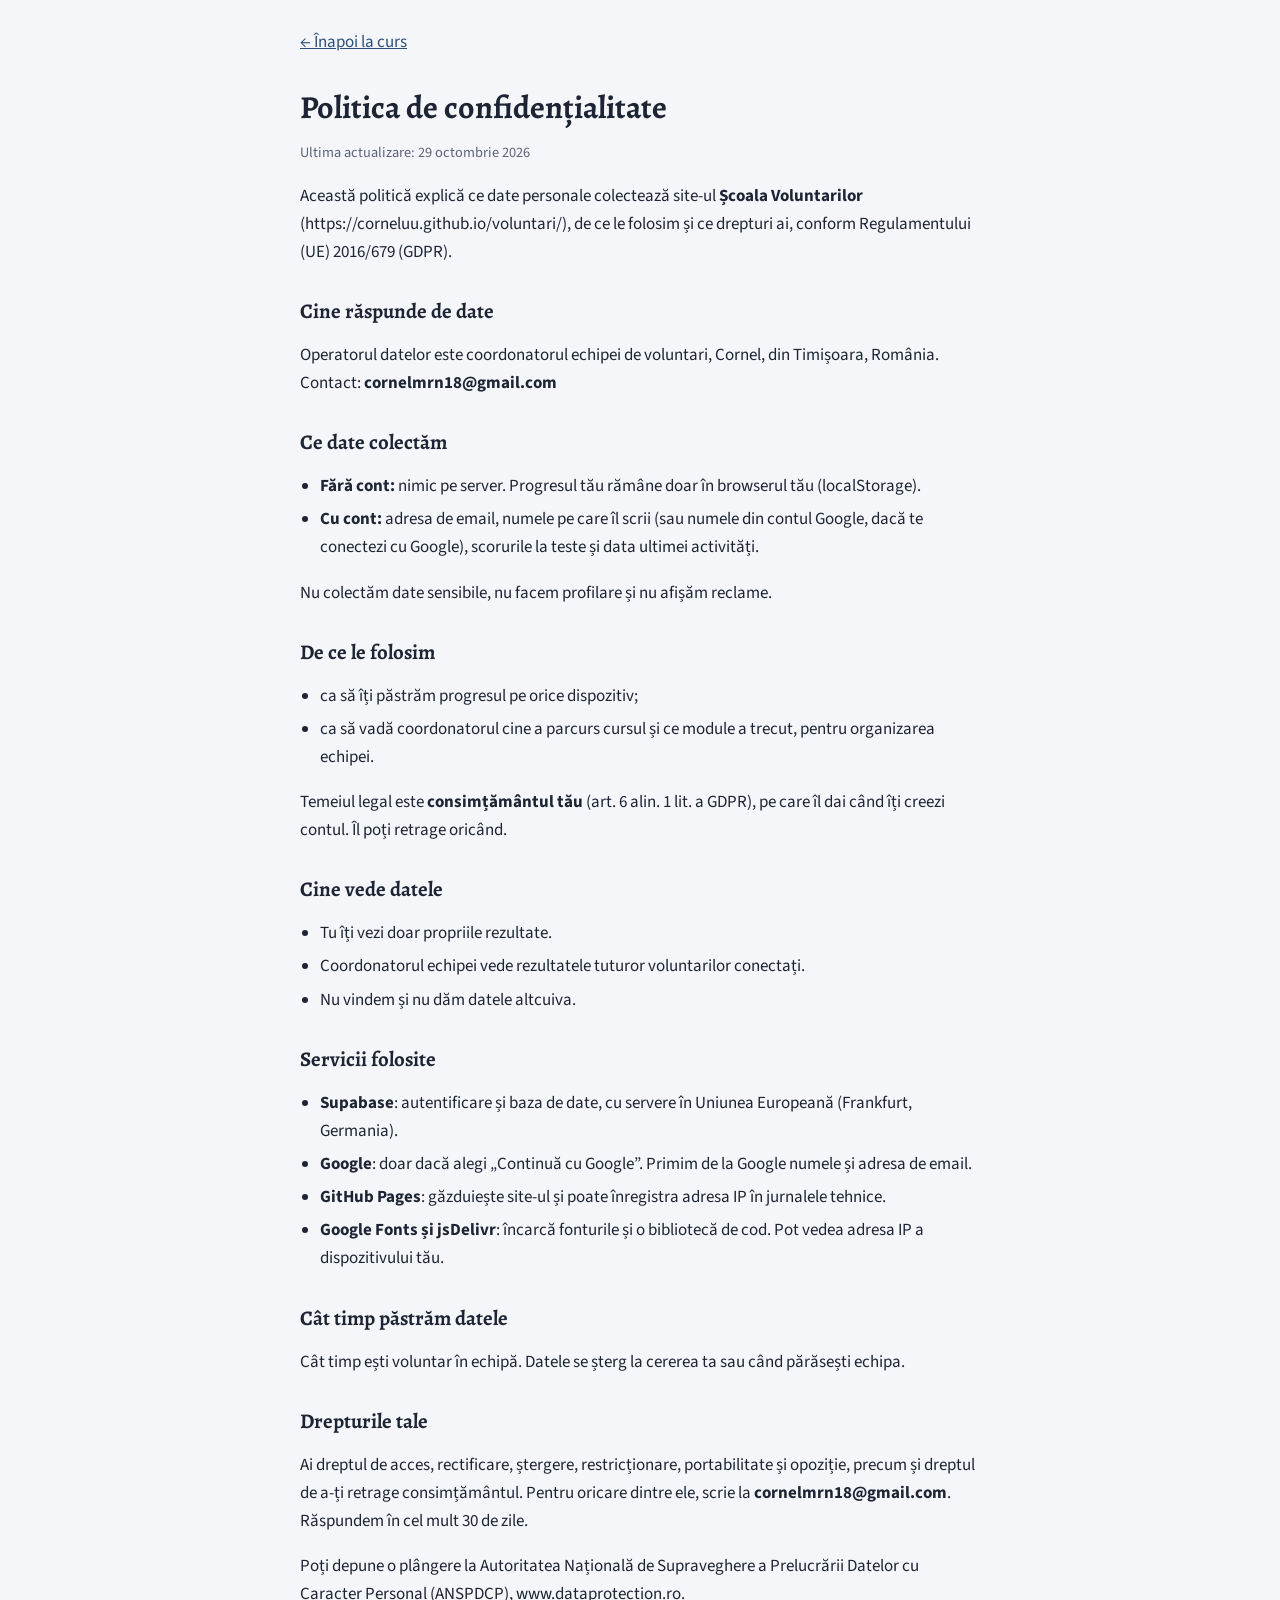
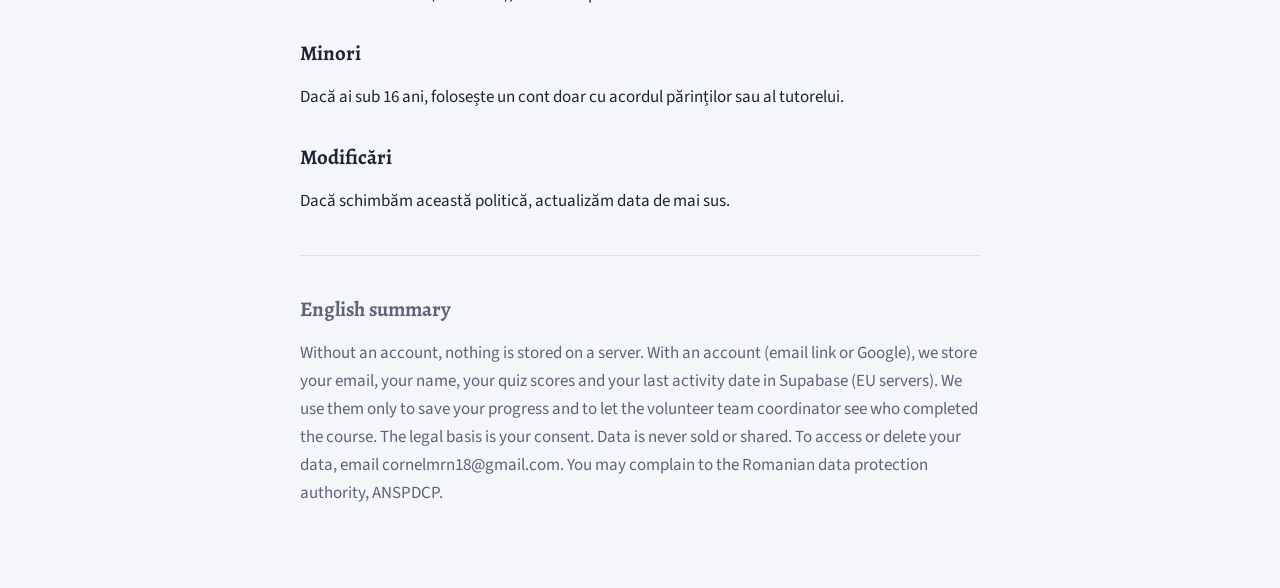
<file: privacy/index.html>
<!doctype html>
<html lang="ro">
<head>
<meta charset="utf-8">
<meta name="viewport" content="width=device-width,initial-scale=1,viewport-fit=cover">
<title>Politica de confidențialitate · Școala Voluntarilor</title>
<link rel="stylesheet" href="https://fonts.googleapis.com/css2?family=Alegreya:wght@500;700&family=Source+Sans+3:wght@400;600;700&display=swap">
<link rel="stylesheet" href="../legal.css">
</head>
<body>
<main class="wrap">
<a href="../">← Înapoi la curs</a>
<h1>Politica de confidențialitate</h1>
<p class="small">Ultima actualizare: 29 octombrie 2026</p>

<p>Această politică explică ce date personale colectează site-ul <b>Școala Voluntarilor</b> (https://corneluu.github.io/voluntari/), de ce le folosim și ce drepturi ai, conform Regulamentului (UE) 2016/679 (GDPR).</p>

<h2>Cine răspunde de date</h2>
<p>Operatorul datelor este coordonatorul echipei de voluntari, Cornel, din Timișoara, România. Contact: <b>cornelmrn18@gmail.com</b></p>

<h2>Ce date colectăm</h2>
<ul>
<li><b>Fără cont:</b> nimic pe server. Progresul tău rămâne doar în browserul tău (localStorage).</li>
<li><b>Cu cont:</b> adresa de email, numele pe care îl scrii (sau numele din contul Google, dacă te conectezi cu Google), scorurile la teste și data ultimei activități.</li>
</ul>
<p>Nu colectăm date sensibile, nu facem profilare și nu afișăm reclame.</p>

<h2>De ce le folosim</h2>
<ul>
<li>ca să îți păstrăm progresul pe orice dispozitiv;</li>
<li>ca să vadă coordonatorul cine a parcurs cursul și ce module a trecut, pentru organizarea echipei.</li>
</ul>
<p>Temeiul legal este <b>consimțământul tău</b> (art. 6 alin. 1 lit. a GDPR), pe care îl dai când îți creezi contul. Îl poți retrage oricând.</p>

<h2>Cine vede datele</h2>
<ul>
<li>Tu îți vezi doar propriile rezultate.</li>
<li>Coordonatorul echipei vede rezultatele tuturor voluntarilor conectați.</li>
<li>Nu vindem și nu dăm datele altcuiva.</li>
</ul>

<h2>Servicii folosite</h2>
<ul>
<li><b>Supabase</b>: autentificare și baza de date, cu servere în Uniunea Europeană (Frankfurt, Germania).</li>
<li><b>Google</b>: doar dacă alegi „Continuă cu Google”. Primim de la Google numele și adresa de email.</li>
<li><b>GitHub Pages</b>: găzduiește site-ul și poate înregistra adresa IP în jurnalele tehnice.</li>
<li><b>Google Fonts și jsDelivr</b>: încarcă fonturile și o bibliotecă de cod. Pot vedea adresa IP a dispozitivului tău.</li>
</ul>

<h2>Cât timp păstrăm datele</h2>
<p>Cât timp ești voluntar în echipă. Datele se șterg la cererea ta sau când părăsești echipa.</p>

<h2>Drepturile tale</h2>
<p>Ai dreptul de acces, rectificare, ștergere, restricționare, portabilitate și opoziție, precum și dreptul de a-ți retrage consimțământul. Pentru oricare dintre ele, scrie la <b>cornelmrn18@gmail.com</b>. Răspundem în cel mult 30 de zile.</p>
<p>Poți depune o plângere la Autoritatea Națională de Supraveghere a Prelucrării Datelor cu Caracter Personal (ANSPDCP), www.dataprotection.ro.</p>

<h2>Minori</h2>
<p>Dacă ai sub 16 ani, folosește un cont doar cu acordul părinților sau al tutorelui.</p>

<h2>Modificări</h2>
<p>Dacă schimbăm această politică, actualizăm data de mai sus.</p>

<section class="en" lang="en">
<h2>English summary</h2>
<p>Without an account, nothing is stored on a server. With an account (email link or Google), we store your email, your name, your quiz scores and your last activity date in Supabase (EU servers). We use them only to save your progress and to let the volunteer team coordinator see who completed the course. The legal basis is your consent. Data is never sold or shared. To access or delete your data, email cornelmrn18@gmail.com. You may complain to the Romanian data protection authority, ANSPDCP.</p>
</section>
</main>
</body>
</html>
</file>
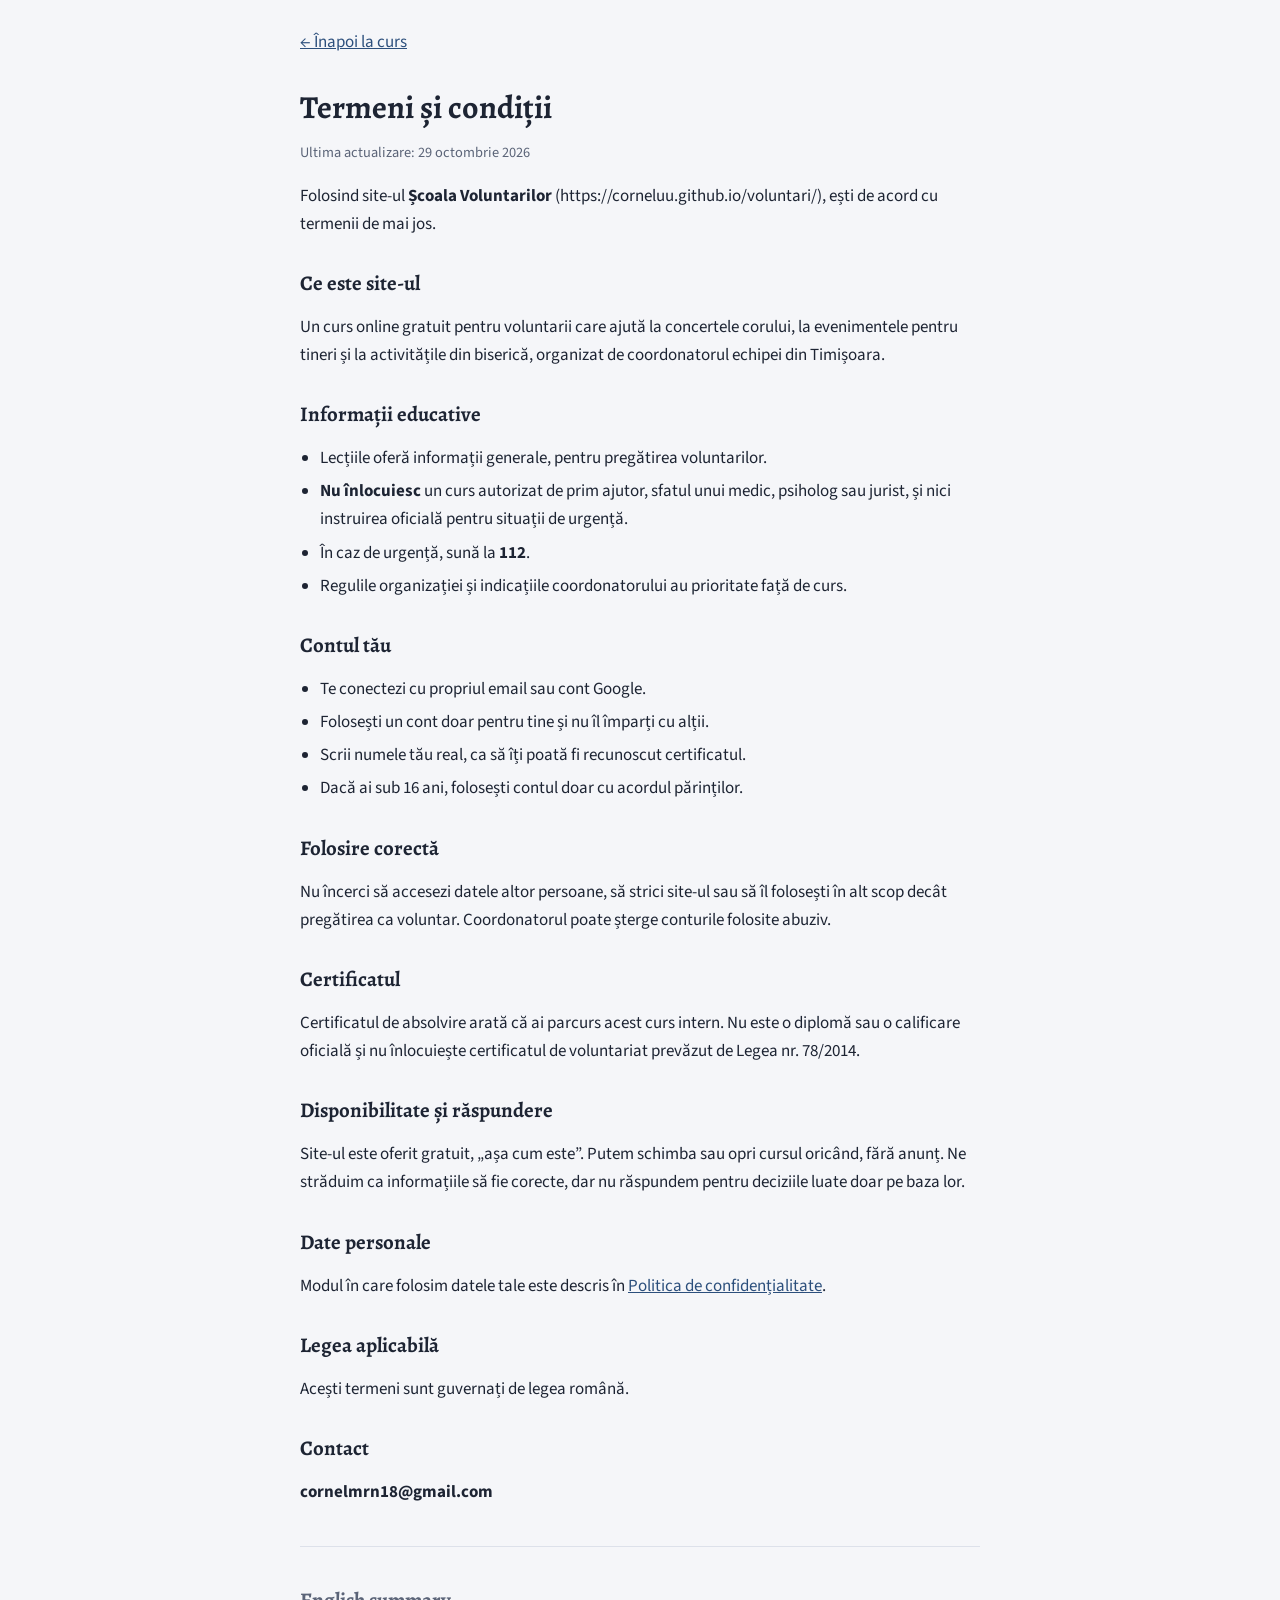
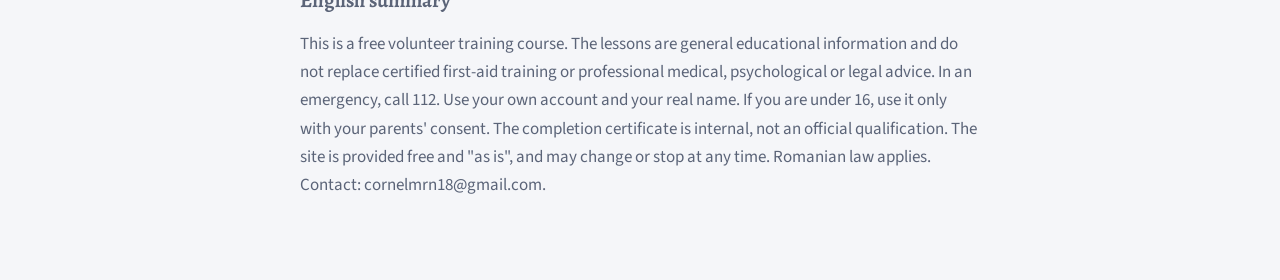
<file: tos/index.html>
<!doctype html>
<html lang="ro">
<head>
<meta charset="utf-8">
<meta name="viewport" content="width=device-width,initial-scale=1,viewport-fit=cover">
<title>Termeni și condiții · Școala Voluntarilor</title>
<link rel="stylesheet" href="https://fonts.googleapis.com/css2?family=Alegreya:wght@500;700&family=Source+Sans+3:wght@400;600;700&display=swap">
<link rel="stylesheet" href="../legal.css">
</head>
<body>
<main class="wrap">
<a href="../">← Înapoi la curs</a>
<h1>Termeni și condiții</h1>
<p class="small">Ultima actualizare: 29 octombrie 2026</p>

<p>Folosind site-ul <b>Școala Voluntarilor</b> (https://corneluu.github.io/voluntari/), ești de acord cu termenii de mai jos.</p>

<h2>Ce este site-ul</h2>
<p>Un curs online gratuit pentru voluntarii care ajută la concertele corului, la evenimentele pentru tineri și la activitățile din biserică, organizat de coordonatorul echipei din Timișoara.</p>

<h2>Informații educative</h2>
<ul>
<li>Lecțiile oferă informații generale, pentru pregătirea voluntarilor.</li>
<li><b>Nu înlocuiesc</b> un curs autorizat de prim ajutor, sfatul unui medic, psiholog sau jurist, și nici instruirea oficială pentru situații de urgență.</li>
<li>În caz de urgență, sună la <b>112</b>.</li>
<li>Regulile organizației și indicațiile coordonatorului au prioritate față de curs.</li>
</ul>

<h2>Contul tău</h2>
<ul>
<li>Te conectezi cu propriul email sau cont Google.</li>
<li>Folosești un cont doar pentru tine și nu îl împarți cu alții.</li>
<li>Scrii numele tău real, ca să îți poată fi recunoscut certificatul.</li>
<li>Dacă ai sub 16 ani, folosești contul doar cu acordul părinților.</li>
</ul>

<h2>Folosire corectă</h2>
<p>Nu încerci să accesezi datele altor persoane, să strici site-ul sau să îl folosești în alt scop decât pregătirea ca voluntar. Coordonatorul poate șterge conturile folosite abuziv.</p>

<h2>Certificatul</h2>
<p>Certificatul de absolvire arată că ai parcurs acest curs intern. Nu este o diplomă sau o calificare oficială și nu înlocuiește certificatul de voluntariat prevăzut de Legea nr. 78/2014.</p>

<h2>Disponibilitate și răspundere</h2>
<p>Site-ul este oferit gratuit, „așa cum este”. Putem schimba sau opri cursul oricând, fără anunț. Ne străduim ca informațiile să fie corecte, dar nu răspundem pentru deciziile luate doar pe baza lor.</p>

<h2>Date personale</h2>
<p>Modul în care folosim datele tale este descris în <a href="../privacy/">Politica de confidențialitate</a>.</p>

<h2>Legea aplicabilă</h2>
<p>Acești termeni sunt guvernați de legea română.</p>

<h2>Contact</h2>
<p><b>cornelmrn18@gmail.com</b></p>

<section class="en" lang="en">
<h2>English summary</h2>
<p>This is a free volunteer training course. The lessons are general educational information and do not replace certified first-aid training or professional medical, psychological or legal advice. In an emergency, call 112. Use your own account and your real name. If you are under 16, use it only with your parents' consent. The completion certificate is internal, not an official qualification. The site is provided free and "as is", and may change or stop at any time. Romanian law applies. Contact: cornelmrn18@gmail.com.</p>
</section>
</main>
</body>
</html>
</file>
<file: legal.css>
/* Shared style for the privacy and terms pages, same tokens as the course */
:root{--bg:#f5f6f9;--fg:#1d2433;--muted:#5b6478;--line:#dde1ea;--accent:#2c4f7c;--gold:#a8791f;
  --display:"Alegreya",Georgia,serif;--body:"Source Sans 3","Segoe UI",Arial,sans-serif}
@media (prefers-color-scheme: dark){:root{--bg:#141922;--fg:#e7eaf1;--muted:#9aa3b5;--line:#2e3746;--accent:#8fb3e3;--gold:#d9ac55;color-scheme:dark}}
body{margin:0;background:var(--bg);color:var(--fg);font:17px/1.65 var(--body)}
.wrap{max-width:680px;margin:0 auto;padding-block:28px 64px;padding-left:max(16px,env(safe-area-inset-left,0px));padding-right:max(16px,env(safe-area-inset-right,0px))}
h1,h2{font-family:var(--display);line-height:1.2;text-wrap:balance}
h1{font-size:2rem;margin:1em 0 .1em} h2{font-size:1.3rem;margin:1.6em 0 .4em}
a{color:var(--accent)}
.eyebrow{margin-top:24px;font-size:.78rem;letter-spacing:.12em;text-transform:uppercase;color:var(--gold);font-weight:700}
.small{font-size:.9rem;color:var(--muted)}
ul{padding-left:1.2em} li{margin:.3em 0}
.en{margin-top:40px;padding-top:8px;border-top:1px solid var(--line);color:var(--muted)}
</file>
